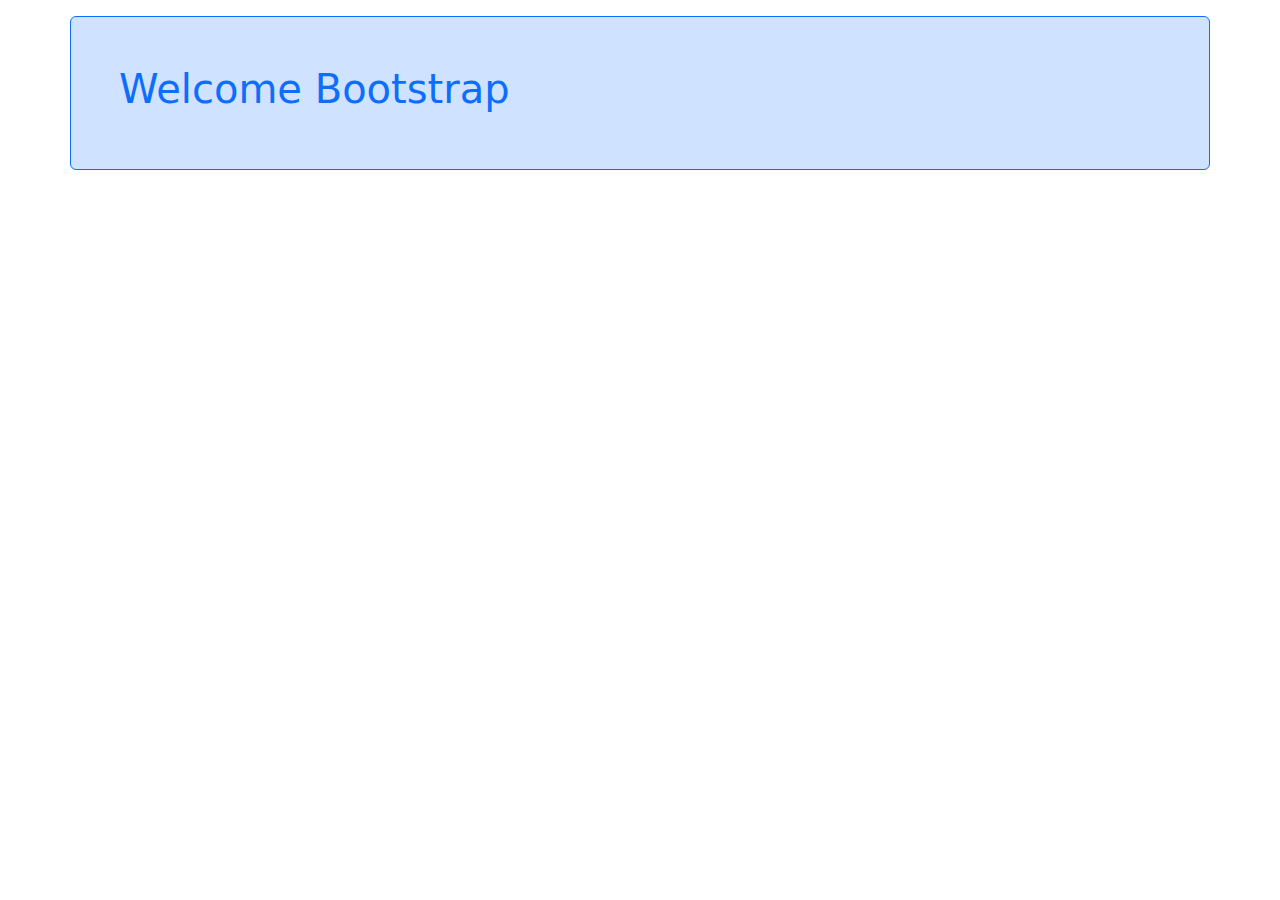
<file: bsfirst/index.html>
<!DOCTYPE html>
<html lang="en">
<head>
    <meta charset="UTF-8">
    <meta name="viewport" content="width=device-width, initial-scale=1.0">
    <title>Document</title>
    <!-- bootstrap cdn -->
    <link href="https://cdn.jsdelivr.net/npm/bootstrap@5.3.3/dist/css/bootstrap.min.css" rel="stylesheet" integrity="sha384-QWTKZyjpPEjISv5WaRU9OFeRpok6YctnYmDr5pNlyT2bRjXh0JMhjY6hW+ALEwIH" crossorigin="anonymous">
</head>
<body>
    <div class="container border border-primary mt-3 rounded bg-primary-subtle p-5 text-primary">
       <h1>Welcome Bootstrap</h1>
    </div>
</body>
</html>
</file>
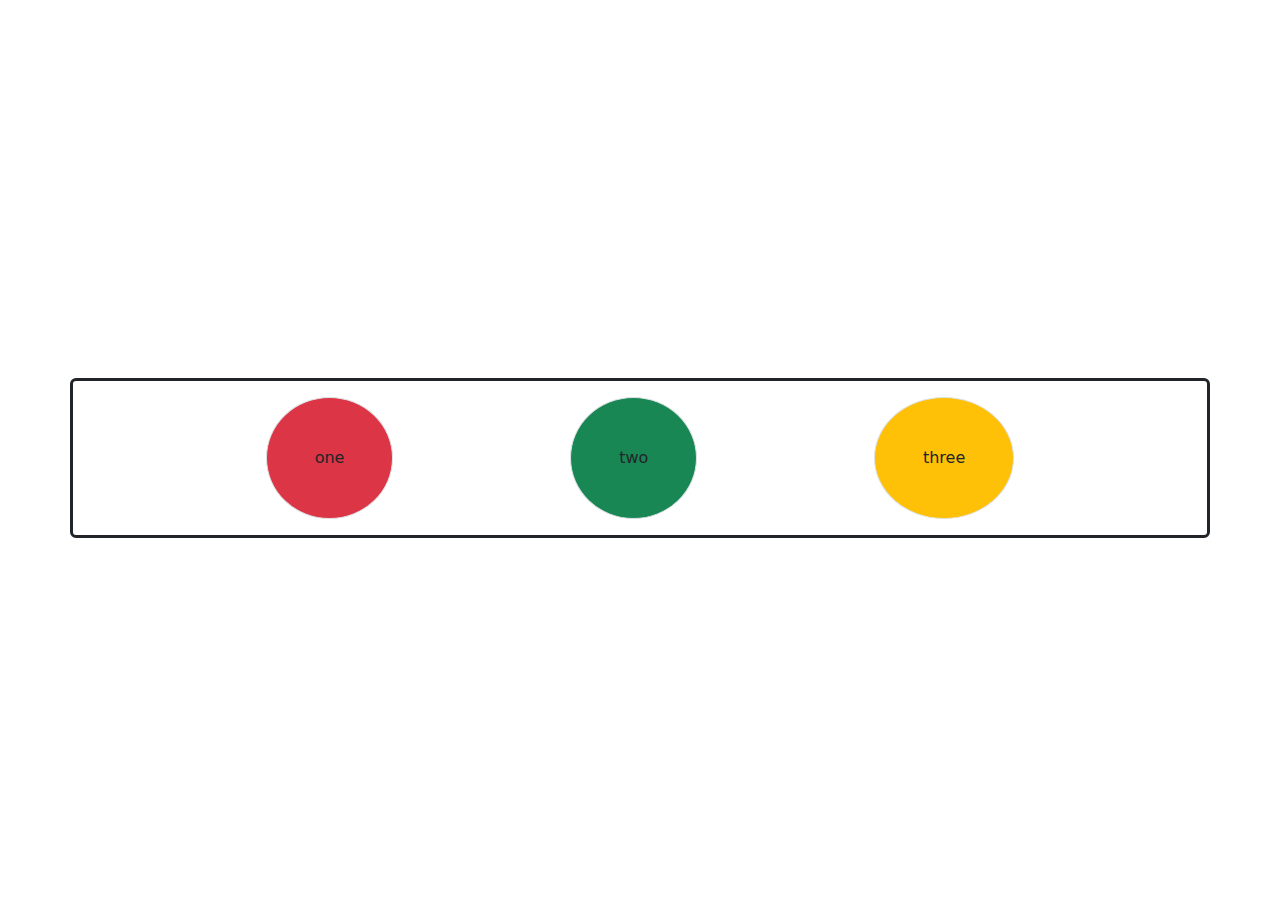
<file: shapeworks/index.html>
<!DOCTYPE html>
<html lang="en">
<head>
    <meta charset="UTF-8">
    <meta name="viewport" content="width=device-width, initial-scale=1.0">
    <title>Document</title>
    <!-- bootstrap cdn -->
    <link href="https://cdn.jsdelivr.net/npm/bootstrap@5.3.3/dist/css/bootstrap.min.css" rel="stylesheet" integrity="sha384-QWTKZyjpPEjISv5WaRU9OFeRpok6YctnYmDr5pNlyT2bRjXh0JMhjY6hW+ALEwIH" crossorigin="anonymous">
</head>
<body class="d-flex justify-content-center align-items-center" style="height: 100vh;width: 100vw;">
    <div class="container border border-3 border-dark mt-3 p-3 d-flex justify-content-evenly rounded">
        <div class="border rounded-circle bg-danger p-5">one</div>
        <div class="border rounded-circle bg-success p-5">two</div>
        <div class="border rounded-circle bg-warning p-5">three</div>
    </div>
</body>
</html>
</file>
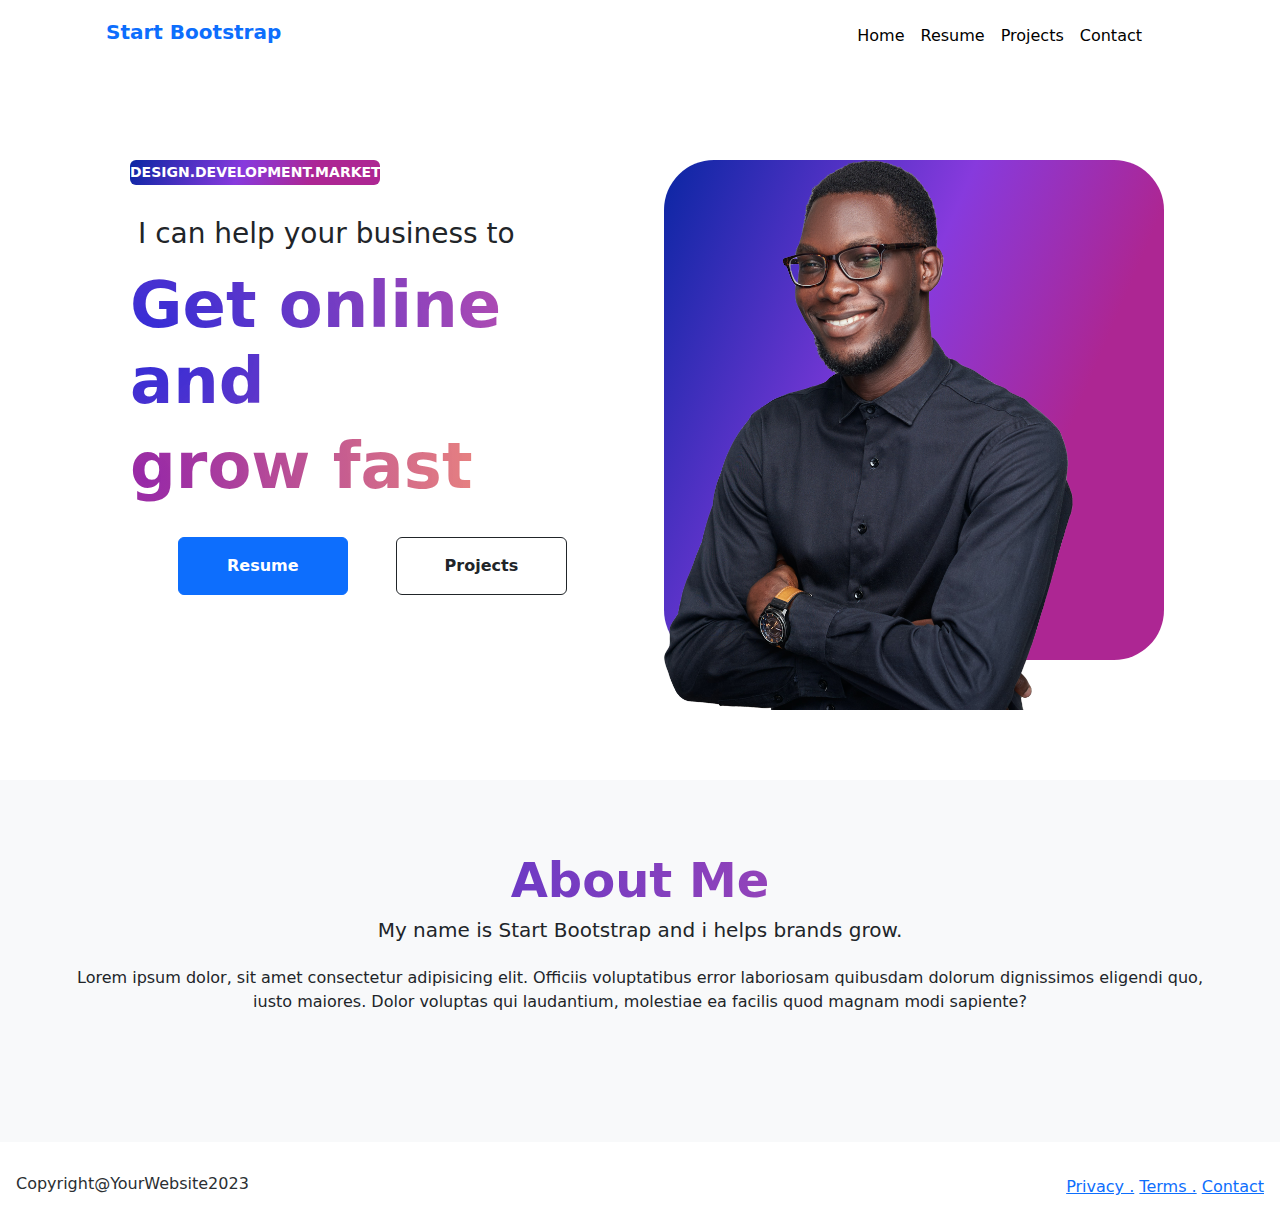
<file: BootstrapGrid/bsstart/index.html>
<!DOCTYPE html>
<html lang="en">
<head>
    <meta charset="UTF-8">
    <meta name="viewport" content="width=device-width, initial-scale=1.0">
    <title>Document</title>
    <link rel="stylesheet" href="./style.css">
    <!-- bootstrap cdn -->
    <link href="https://cdn.jsdelivr.net/npm/bootstrap@5.3.3/dist/css/bootstrap.min.css" rel="stylesheet" integrity="sha384-QWTKZyjpPEjISv5WaRU9OFeRpok6YctnYmDr5pNlyT2bRjXh0JMhjY6hW+ALEwIH" crossorigin="anonymous">
    <!-- font awesome cdn -->
    <link rel="stylesheet" href="https://cdnjs.cloudflare.com/ajax/libs/font-awesome/6.6.0/css/all.min.css" integrity="sha512-Kc323vGBEqzTmouAECnVceyQqyqdsSiqLQISBL29aUW4U/M7pSPA/gEUZQqv1cwx4OnYxTxve5UMg5GT6L4JJg==" crossorigin="anonymous" referrerpolicy="no-referrer" />
</head>
<style>
    .bg-small{
    background-color: #0a26a3;
    background-image: linear-gradient(113deg, #0a26a3 0%, #873add 44%, #ad2693 73%);
    }
   .text-gradient{
    background-image: radial-gradient( circle farthest-corner at 3.2% 49.6%,  rgba(19, 12, 209, 0.87) 0%, rgba(161,10,144,0.72) 83.6% );
    -webkit-background-clip: text;
    -webkit-text-fill-color: transparent;
    } 
    .text-gradient2{
    background-image: radial-gradient( circle farthest-corner at 3.2% 49.6%,  rgba(135, 8, 154, 0.87) 0%, rgba(243, 104, 69, 0.72) 83.6% );
    -webkit-background-clip: text;
    -webkit-text-fill-color: transparent;
    }
    .bg-gradient{
    background-image: linear-gradient(113deg, #0a26a3 0%, #873add 44%, #ad2693 73%) !important;
  }
</style>
<body>
    <!-- nav section start -->
    <nav class="navbar navbar-expand-lg bg-body-white py-2">
        <div class="container">
          <a class="navbar-brand ps-4 text-primary fw-bold" href="#">Start Bootstrap</a>
          <button class="navbar-toggler" type="button" data-bs-toggle="collapse" data-bs-target="#navbarNav" aria-controls="navbarNav" aria-expanded="false" aria-label="Toggle navigation">
            <span class="navbar-toggler-icon"></span>
          </button>
          <div class="collapse navbar-collapse" id="navbarNav">
            <ul class="navbar-nav ms-auto mt-2 mb-2 mb-lg-0 pe-5">
              <li class="nav-item">
                <a class="nav-link active" aria-current="page" href="#">Home</a>
              </li>
              <li class="nav-item">
                <a class="nav-link active" href="resume.html">Resume</a>
              </li>
              <li class="nav-item">
                <a class="nav-link active" href="project.html">Projects</a>
              </li>
              <li class="nav-item">
                <a class="nav-link active" href="contact.html">Contact</a>
              </li>
            </ul>
          </div>
        </div>
    </nav>
    <!-- nav section end -->

    <!-- main section start -->
     <section class="container ">
        <div class="row mt-lg-5 mt-md-4 mt-sm-2 p-5 gx-5">
            <div class="col-lg-6 col-12">
                <div style="height: 25px;width: 250px;" class="rounded bg-small text-white text-center">
                    <small><b>DESIGN.DEVELOPMENT.MARKETING</b></small>
                </div>
                <h3 class="fw-light mt-lg-4 mt-3 p-2">I can help your business to</h3>
                <h1 class="display-3 fw-bold text-gradient">Get online and</h1>
                <h1 class="display-3 fw-bold text-gradient2 pb-4">grow fast</h1>
                <div class="d-flex flex-wrap ms-lg-0 ms-5">
                    <a href="resume.html" class="btn btn-primary px-5 py-3 fw-bold ms-lg-5 ms-4 display-2">Resume</a>
                    <a href="project.html" class=" btn btn-outline-dark px-5 py-3 fw-bold ms-lg-5 ms-4 mt-lg-0 mt-3">Projects</a>
                </div>
            </div>
            <div class="col-lg-6 col-12 mt-lg-0 mt-5">
                <section class="box bg-gradient p-lg-0 p-4 mb-4">
                    <img src="./images/profile.png" alt="" class="image">
                </section>
            </div>
        </div>
     </section>
    <!-- main section end -->

    <!-- about section start -->
     <section>
    <div class="container-fluid bg-body-tertiary p-5 mt-5 text-center">
      <h4 class="mt-4  display-5 fw-bold text-gradient">About Me</h4>
      <h5 class="mt-2 fw-light">My name is Start Bootstrap and i helps brands grow.</h5>
      <p class=" p-3 mx-auto" >Lorem ipsum dolor, sit amet consectetur adipisicing elit. Officiis voluptatibus error 
          laboriosam quibusdam dolorum dignissimos eligendi quo, iusto maiores. Dolor voluptas qui laudantium,
           molestiae ea facilis quod magnam modi sapiente?</p>
        <div class=" display-6 mx-auto mb-lg-0 mb-5">
            <i class="fa-brands fa-twitter p-2 ms-4 text-gradient"></i>
            <i class="fa-brands fa-linkedin p-2 text-gradient"></i>
            <i class="fa-brands fa-github p-2 text-gradient"></i>
        </div>
     </div>
    </section>
     <!-- about section end -->

     <footer class="bg-white p-lg-3 p-2 mt-lg-3 mt-md-2 mt-1">
      <div class="d-flex align-items-center justify-content-between">
        <div>
          <h6 class="text-secondary-emphasis text-left fw-normal footerfont" >Copyright@YourWebsite2023</h6>
        </div>
        <div class="footerfont mb-lg-0 mb-2 mx-lg-0 mx-sm-3">
         <a href="#">Privacy .</a>
         <a href="#">Terms .</a>
         <a href="#">Contact</a>
        </div>
      </div>
    </footer>
</body>
</html>
</file>
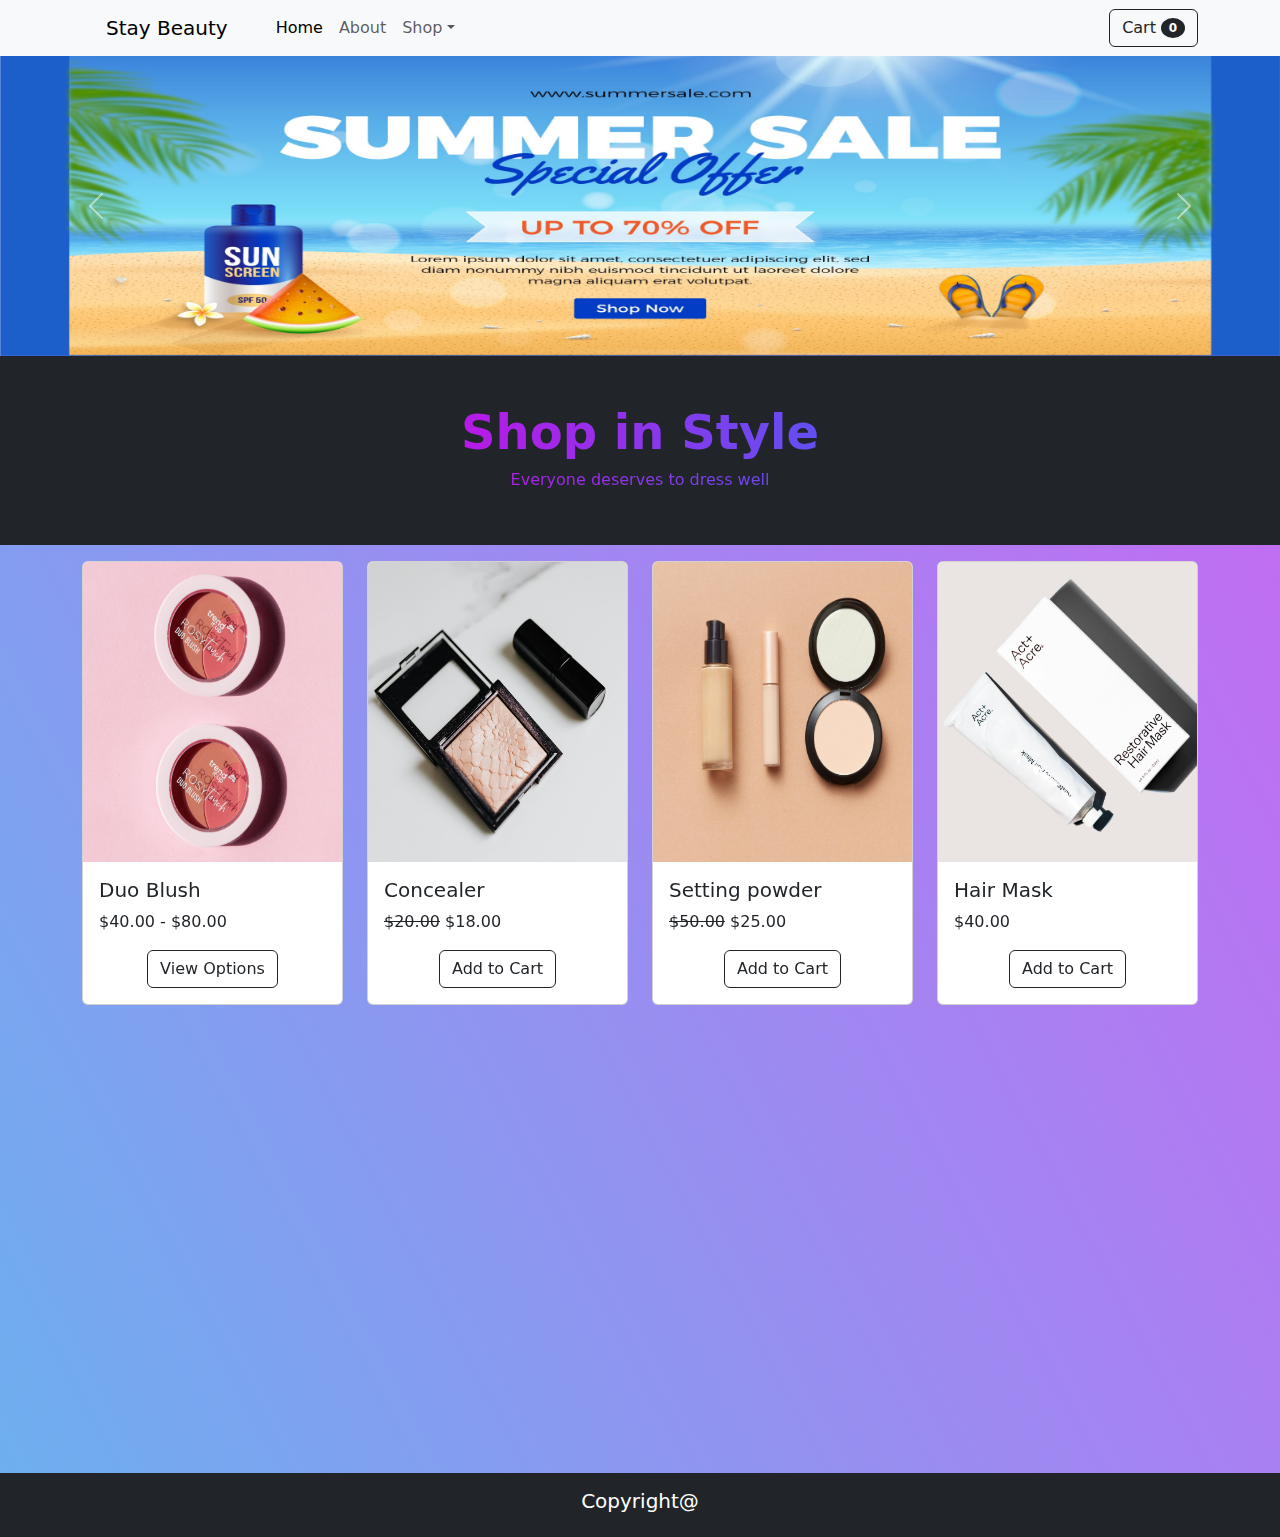
<file: BootstrapGrid/Shopstyle/index.html>
<!DOCTYPE html>
<html lang="en">
<head>
  <meta charset="UTF-8">
  <meta name="viewport" content="width=device-width, initial-scale=1.0">
  <title>Document</title>
  <!-- bootstrap cdn -->
  <link href="https://cdn.jsdelivr.net/npm/bootstrap@5.3.3/dist/css/bootstrap.min.css" rel="stylesheet" integrity="sha384-QWTKZyjpPEjISv5WaRU9OFeRpok6YctnYmDr5pNlyT2bRjXh0JMhjY6hW+ALEwIH" crossorigin="anonymous">
  <!-- js cdn -->
  <script src="https://cdn.jsdelivr.net/npm/bootstrap@5.3.3/dist/js/bootstrap.bundle.min.js" integrity="sha384-YvpcrYf0tY3lHB60NNkmXc5s9fDVZLESaAA55NDzOxhy9GkcIdslK1eN7N6jIeHz" crossorigin="anonymous"></script>
  <!-- font awesome cdn -->
  <link rel="stylesheet" href="https://cdnjs.cloudflare.com/ajax/libs/font-awesome/6.6.0/css/all.min.css" integrity="sha512-Kc323vGBEqzTmouAECnVceyQqyqdsSiqLQISBL29aUW4U/M7pSPA/gEUZQqv1cwx4OnYxTxve5UMg5GT6L4JJg==" crossorigin="anonymous" referrerpolicy="no-referrer" />
   <!-- aos cdn -->
   <link href="https://unpkg.com/aos@2.3.1/dist/aos.css" rel="stylesheet">
</head>
<style>
  body{
    background-color: #6cb0ef;
    background-image: linear-gradient(62deg, #6cb0ef 0%, #ce63f3 100%);
    height: 100%;
  }
  .text-gradient{
    background: linear-gradient(90deg, rgba(168,68,232,0.7960434173669468) 0%, rgba(210,13,235,0.9613095238095238) 28%, rgba(0,142,255,1) 100%);
    -webkit-background-clip: text;
    -webkit-text-fill-color: transparent;
  }
  .carousel-item>img {
    height: 300px;
  }
  .card>img{
    width: 100%;
    height: 300px;
  }
</style>
<body>
  <!-- nav section start -->
  <nav class="navbar navbar-expand-lg bg-body-tertiary py-2">
    <div class="container ">
      <a class="navbar-brand ps-4" href="#">Stay Beauty</a>
      <!-- property attribute dataproperty(js) -->
      <button class="navbar-toggler" type="button" data-bs-toggle="collapse" data-bs-target="#navbarSupportedContent"
        aria-controls="navbarSupportedContent" aria-expanded="false" aria-label="Toggle navigation">
        <span class="navbar-toggler-icon"></span>
      </button>
      <div class="collapse navbar-collapse ps-4" id="navbarSupportedContent">
        <ul class="navbar-nav me-auto mb-2 mb-lg-0">
          <li class="nav-item">
            <a class="nav-link active" aria-current="page" href="#">Home</a>
          </li>
          <li class="nav-item">
            <a class="nav-link" href="./about.html">About</a>
          </li>
          <li class="nav-item dropdown">
            <a class="nav-link dropdown-toggle" href="#" role="button" data-bs-toggle="dropdown"
              aria-expanded="false">Shop</a>
            <ul class="dropdown-menu">
              <li><a class="dropdown-item" href="#">All Products</a></li>
              <!-- hr-horizontal rule -->
              <li>
                <hr class="dropdown-divider">
              </li>
              <li><a class="dropdown-item" href="#">Popular Items</a></li>
              <li><a class="dropdown-item" href="#">New Arrivals</a></li>
            </ul>
          </li>
        </ul>
        <form class="d-flex ">
          <button class="btn btn-outline-dark" type="submit">
            <i class="fa-solid fa-cart-shopping"></i>
            Cart
            <span class="badge text-bg-dark rounded-circle">0</span></button>
        </form>
      </div>
    </div>
  </nav>
  <!-- nav section end -->

  <!-- carousel section start-->
  <div id="carouselExampleAutoplaying" class="carousel slide" data-bs-ride="carousel">
    <div class="carousel-inner">
      <div class="carousel-item active">
        <img src="./images/7408483.jpg" class="d-block w-100" alt="...">
      </div>
      <div class="carousel-item">
        <img src="./images/360_F_465465254_1pN9MGrA831idD6zIBL7q8rnZZpUCQTy.jpg" class="d-block w-100" alt="...">
      </div>
      <div class="carousel-item">
        <img src="./images/ecommerce_website_banner_template_shoppers_sketch_6920121.jpg" class="d-block w-100"
          alt="...">
      </div>
    </div>
    <button class="carousel-control-prev" type="button" data-bs-target="#carouselExampleAutoplaying"
      data-bs-slide="prev">
      <span class="carousel-control-prev-icon" aria-hidden="true"></span>
      <span class="visually-hidden">Previous</span>
    </button>
    <button class="carousel-control-next" type="button" data-bs-target="#carouselExampleAutoplaying"
      data-bs-slide="next">
      <span class="carousel-control-next-icon" aria-hidden="true"></span>
      <span class="visually-hidden">Next</span>
    </button>
  </div>
  <!-- carousel section end -->

  <!-- banner section -->
   <div class="container-fluid bg-dark p-5">
    <h6 class="text-white text-center display-5 fw-bold text-gradient">Shop in Style</h6>
    <h6 class="text-white-50 text-center text-gradient">Everyone deserves to dress well</h6>
   </div>
   <!-- banner section end -->

  <!-- product list section -->
  <div class="container mt-3">
    <div class="row">
      <div class="col-lg-3 col-md-4 col-12 mt-lg-0 mt-md-2 mt-2" data-aos="zoom-in" data-aos-duration="2000">
        <div class="card" style="width: 100%;">
          <img src="./images/pexels-violetaneamtu-15898462.jpg" class="card-img-top" alt="...">
          <div class="card-body">
            <h5 class="card-title">Duo Blush</h5>
            <p class="card-text">$40.00 - $80.00</p>
            <div class="text-center">
              <a href="#" class="btn btn-outline-dark">View Options</a>
            </div>
          </div>
        </div>
      </div>
      <div class="col-lg-3 col-md-4 col-12 mt-lg-0 mt-md-2 mt-2" data-aos="zoom-in" data-aos-duration="2000">
        <div class="card" style="width: 100%;">
          <img src="./images/pexels-karolina-grabowska-4938507.jpg" class="card-img-top" alt="...">
          <div class="card-body">
            <h5 class="card-title">Concealer</h5>
            <p class="card-text"><s>$20.00</s> $18.00</p>
            <div class="text-center">
              <a href="#" class="btn btn-outline-dark">Add to Cart</a>
            </div>
          </div>
        </div>
      </div>
      <div class="col-lg-3 col-md-4 col-12 mt-lg-0 mt-md-2 mt-2" data-aos="zoom-in" data-aos-duration="2000">
        <div class="card" style="width: 100%;">
          <img src="./images/pexels-ds-stories-7256102.jpg" class="card-img-top" alt="...">
          <div class="card-body">
            <h5 class="card-title">Setting powder</h5>
            <p class="card-text"><s>$50.00</s> $25.00</p>
            <div class="text-center">
              <a href="#" class="btn btn-outline-dark">Add to Cart</a>
            </div>
          </div>
        </div>
      </div>
      <div class="col-lg-3 col-md-4 col-12 mt-lg-0 mt-md-2 mt-2" data-aos="zoom-in" data-aos-duration="2000">
        <div class="card" style="width: 100%;">
          <img src="./images/glenna-haug-DuNXXPScbJM-unsplash.jpg" class="card-img-top" alt="...">
          <div class="card-body">
            <h5 class="card-title">Hair Mask</h5>
            <p class="card-text">$40.00</p>
            <div class="text-center">
              <a href="#" class="btn btn-outline-dark">Add to Cart</a>
            </div>
          </div>
        </div>
      </div>
      <div class="col-lg-3 col-md-4 col-12 mt-lg-2 mt-md-2 mt-2" data-aos="zoom-in" data-aos-duration="2000">
        <div class="card" style="width: 100%;">
          <img src="./images/karly-jones-jaV6cvSEqao-unsplash.jpg" class="card-img-top" alt="...">
          <div class="card-body">
            <h5 class="card-title">Lipstick</h5>
            <p class="card-text">$40.00</p>
            <div class="text-center">
              <a href="#" class="btn btn-outline-dark">View Options</a>
            </div>
          </div>
        </div>
      </div>
      <div class="col-lg-3 col-md-4 col-12 mt-lg-2 mt-md-2 mt-2" data-aos="zoom-in" data-aos-duration="2000">
        <div class="card" style="width: 100%;">
          <img src="./images/isaac-wolff-vbt81PHaOh0-unsplash.jpg" class="card-img-top" alt="...">
          <div class="card-body">
            <h5 class="card-title">Day Cream</h5>
            <p class="card-text"><s>$30.00</s> $20.00</p>
            <div class="text-center">
              <a href="#" class="btn btn-outline-dark">Add to Cart</a>
            </div>
          </div>
        </div>
      </div>
      <div class="col-lg-3 col-md-4 col-12 mt-lg-2 mt-md-2 mt-2" data-aos="zoom-in" data-aos-duration="2000">
        <div class="card" style="width: 100%;">
          <img src="./images/lilli-p-4B7CajNDgSo-unsplash.jpg" class="card-img-top" alt="...">
          <div class="card-body">
            <h5 class="card-title">Lip Color</h5>
            <p class="card-text"><s>$80.00</s> $45.00</p>
            <div class="text-center">
              <a href="#" class="btn btn-outline-dark">Add to Cart</a>
            </div>
          </div>
        </div>
      </div>
      <div class="col-lg-3 col-md-4 col-12 mt-lg-2 mt-md-2 mt-2" data-aos="zoom-in" data-aos-duration="2000">
        <div class="card" style="width: 100%;">
          <img src="./images/jessica-weiller-So4eFi-d1nc-unsplash.jpg" class="card-img-top" alt="...">
          <div class="card-body">
            <h5 class="card-title">Perfume</h5>
            <p class="card-text">$50.00</p>
            <div class="text-center">
              <a href="#" class="btn btn-outline-dark">Add to Cart</a>
            </div>
          </div>
        </div>
      </div>
    </div>
  </div>
  <!-- productlist end section-->

  <!-- footer section start-->
  <footer class="bg-dark p-3 mt-3">
    <h5 class="text-white text-center">Copyright@</h5>
  </footer>
  <!-- footer section end -->
</body>
<script src="https://unpkg.com/aos@2.3.1/dist/aos.js"></script>
<script>
  AOS.init();
</script>
</html>
</file>
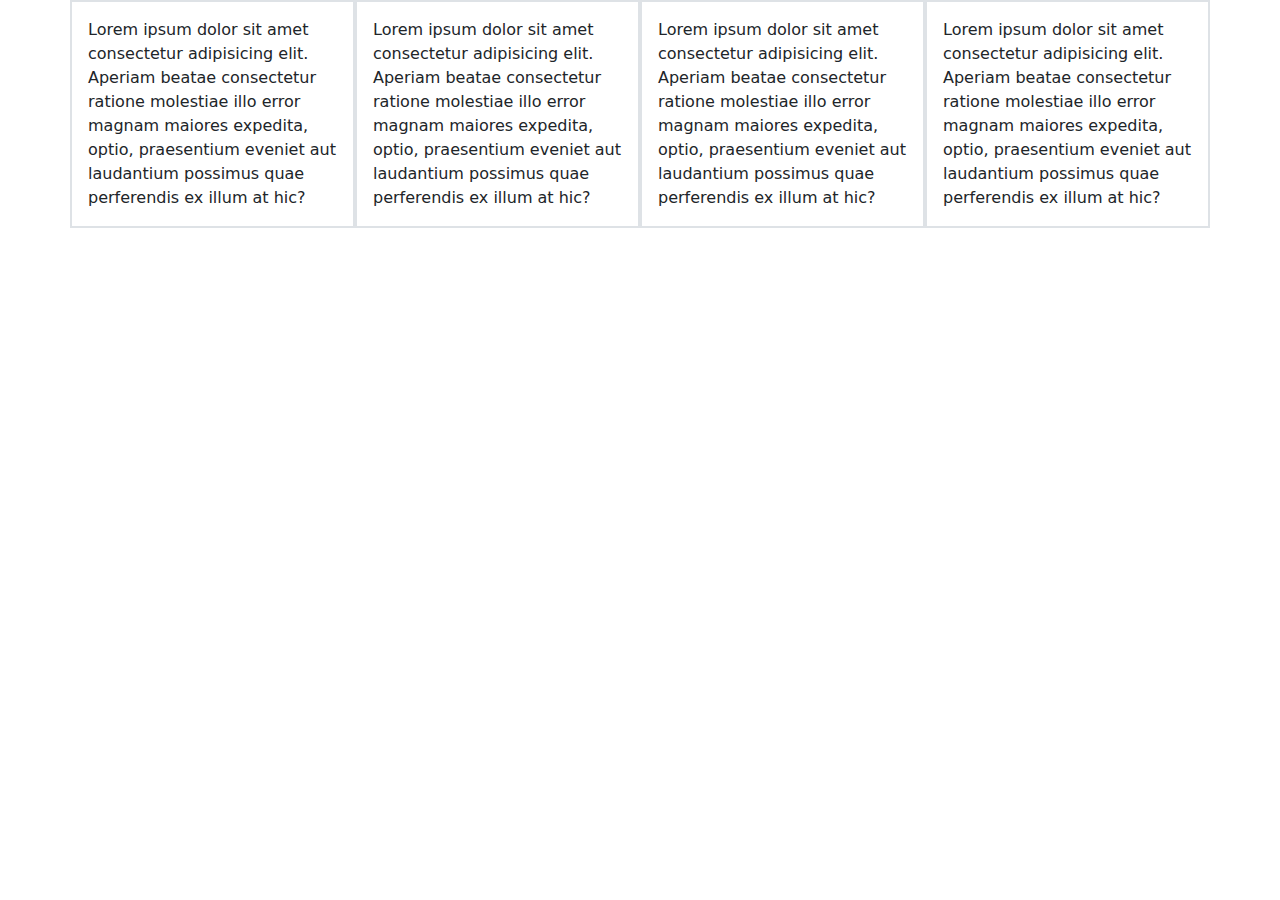
<file: responsive.html>
<!DOCTYPE html>
<html lang="en">
<head>
    <meta charset="UTF-8">
    <meta name="viewport" content="width=device-width, initial-scale=1.0">
    <title>Document</title>
     <!-- bootstrap cdn -->
    <link href="https://cdn.jsdelivr.net/npm/bootstrap@5.3.3/dist/css/bootstrap.min.css" rel="stylesheet"integrity="sha384-QWTKZyjpPEjISv5WaRU9OFeRpok6YctnYmDr5pNlyT2bRjXh0JMhjY6hW+ALEwIH" crossorigin="anonymous">
</head>
<body>
    <div class="container">
        <div class="row">
            <div class="col-lg-3 col-md-4 col-6 border border-2 p-3 mt-lg-0 mt-md-2 mt-2">
               Lorem ipsum dolor sit amet consectetur adipisicing elit. Aperiam beatae consectetur ratione molestiae illo error magnam maiores expedita, optio, praesentium eveniet aut laudantium possimus quae perferendis ex illum at hic?
            </div>
            <div class="col-lg-3 col-md-4 col-6 border border-2 p-3 mt-lg-0 mt-md-2 mt-2">
               Lorem ipsum dolor sit amet consectetur adipisicing elit. Aperiam beatae consectetur ratione molestiae illo error magnam maiores expedita, optio, praesentium eveniet aut laudantium possimus quae perferendis ex illum at hic?
            </div>
            <div class="col-lg-3 col-md-4 col-6 border border-2 p-3 mt-lg-0 mt-md-2 mt-2">
               Lorem ipsum dolor sit amet consectetur adipisicing elit. Aperiam beatae consectetur ratione molestiae illo error magnam maiores expedita, optio, praesentium eveniet aut laudantium possimus quae perferendis ex illum at hic?
            </div>
            <div class="col-lg-3 col-md-4 col-6 border border-2 p-3 mt-lg-0 mt-md-2 mt-2">
               Lorem ipsum dolor sit amet consectetur adipisicing elit. Aperiam beatae consectetur ratione molestiae illo error magnam maiores expedita, optio, praesentium eveniet aut laudantium possimus quae perferendis ex illum at hic?
            </div>
        </div>
    </div>
</body>
</html>
</file>
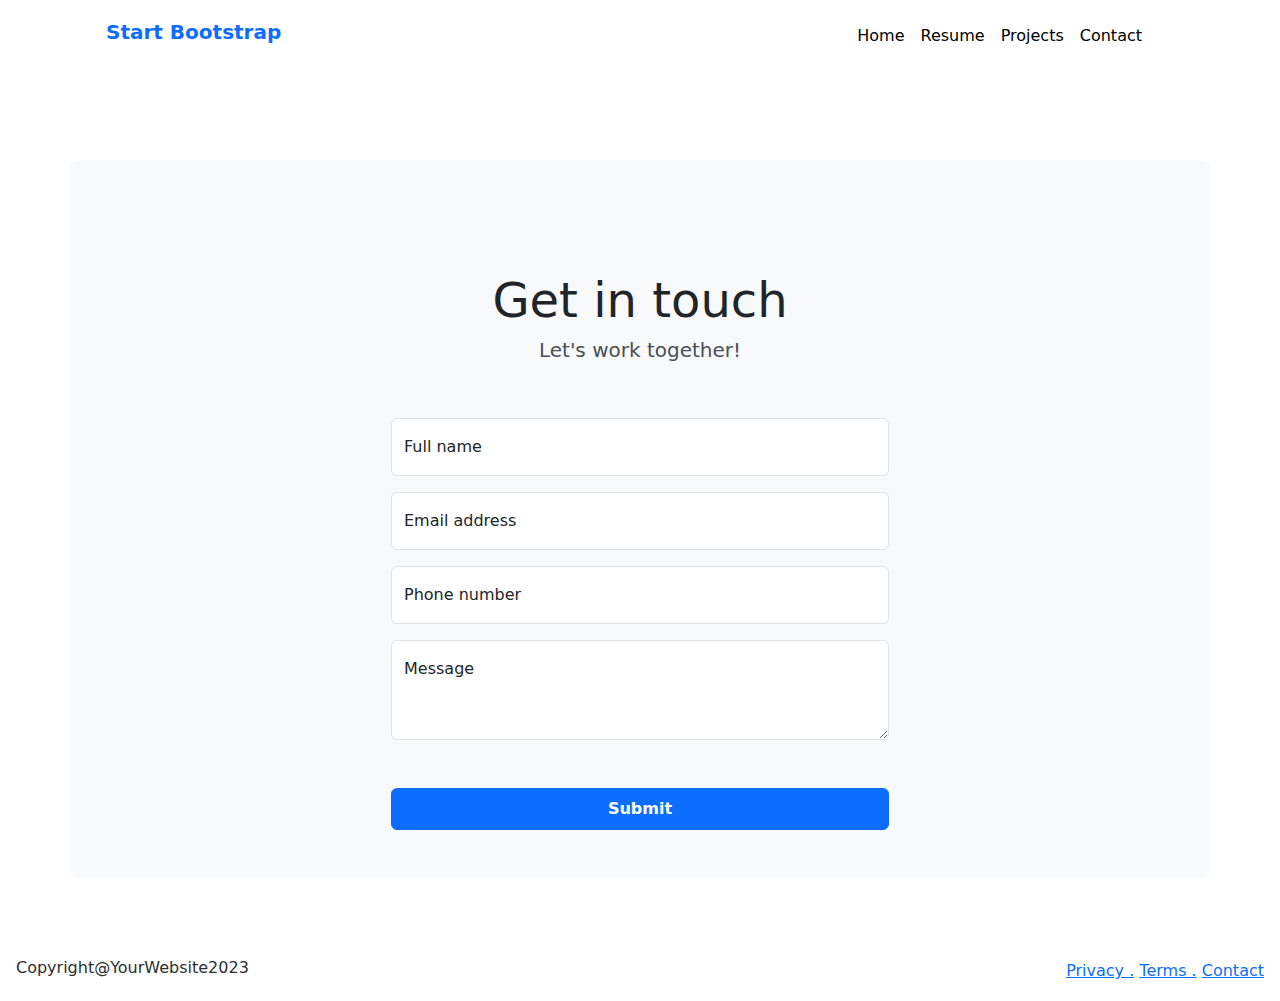
<file: BootstrapGrid/bsstart/contact.html>
<!DOCTYPE html>
<html lang="en">
<head>
    <meta charset="UTF-8">
    <meta name="viewport" content="width=device-width, initial-scale=1.0">
    <title>Document</title>
    <link rel="stylesheet" href="style.css">
    <!-- bootstrap cdn -->
    <link href="https://cdn.jsdelivr.net/npm/bootstrap@5.3.3/dist/css/bootstrap.min.css" rel="stylesheet" integrity="sha384-QWTKZyjpPEjISv5WaRU9OFeRpok6YctnYmDr5pNlyT2bRjXh0JMhjY6hW+ALEwIH" crossorigin="anonymous">
    <!-- font awesome cdn -->
    <link rel="stylesheet" href="https://cdnjs.cloudflare.com/ajax/libs/font-awesome/6.6.0/css/all.min.css" integrity="sha512-Kc323vGBEqzTmouAECnVceyQqyqdsSiqLQISBL29aUW4U/M7pSPA/gEUZQqv1cwx4OnYxTxve5UMg5GT6L4JJg==" crossorigin="anonymous" referrerpolicy="no-referrer" />    
</head>
<body>
    <div class="d-flex flex-column">
        <nav class="navbar navbar-expand-lg bg-body-white py-2">
            <div class="container">
              <a class="navbar-brand ps-4 text-primary fw-bold" href="#">Start Bootstrap</a>
              <button class="navbar-toggler" type="button" data-bs-toggle="collapse" data-bs-target="#navbarNav" aria-controls="navbarNav" aria-expanded="false" aria-label="Toggle navigation">
                <span class="navbar-toggler-icon"></span>
              </button>
              <div class="collapse navbar-collapse" id="navbarNav">
                <ul class="navbar-nav ms-auto mt-2 mb-2 mb-lg-0 pe-5">
                  <li class="nav-item">
                    <a class="nav-link active" aria-current="page" href="index.html">Home</a>
                  </li>
                  <li class="nav-item">
                    <a class="nav-link active" href="resume.html">Resume</a>
                  </li>
                  <li class="nav-item">
                    <a class="nav-link active" href="project.html">Projects</a>
                  </li>
                  <li class="nav-item">
                    <a class="nav-link active" href="contact.html">Contact</a>
                  </li>
                </ul>
              </div>
            </div>
       </nav>
       <section class="py-5">
       <div class="container bg-body-tertiary rounded-3 px-4 px-md-5 mt-5 py-5" style="height: 100%;">
          <div class="d-flex flex-column align-items-center p-5">
              <h1 class="mt-3 fw-medium display-5">Get in touch</h1>
              <h5 class="text-dark-emphasis">Let's work together!</h5>
          </div>
          <div class="row gx-5 justify-content-center">
            <div class="col-lg-8 col-xl-6">
          <form action="">
          <div class="form-floating mb-3">
            <input type="text" name="" id="" placeholder="Full name" class="form-control" required>
            <label for="">Full name</label>
          </div>
          <div class="form-floating mb-3">
            <input type="email" name="" id="" placeholder="Email address" class="form-control" required>
            <label for="">Email address</label>
          </div>
          <div class="form-floating mb-3">
            <input type="number" name="" id="" placeholder="Phone number" class="form-control" required>
            <label for="">Phone number</label>
          </div>
          <div class="form-floating mb-3">
             <textarea style="height: 100px;" placeholder="Message" class="form-control"></textarea>
             <label for="">Message</label>
          </div>
          <div class="d-grid mt-5">
            <button type="submit" value="Submit" class="btn btn-primary p-2 fw-bold">Submit</button>
          </div>
        </form>
    </div>
    </div>
       </div>
    </section>
    </div>
    <footer class="bg-white p-lg-3 p-2 mt-lg-3 mt-md-2 mt-1">
        <div class="d-flex align-items-center justify-content-between">
          <div>
            <h6 class="text-secondary-emphasis text-left fw-normal footerfont">Copyright@YourWebsite2023</h6>
          </div>
          <div class="footerfont mb-lg-0 mb-2 mx-lg-0 mx-sm-3">
           <a href="#">Privacy .</a>
           <a href="#">Terms .</a>
           <a href="#">Contact</a>
          </div>
        </div>
      </footer>
</body>
</html>
</file>
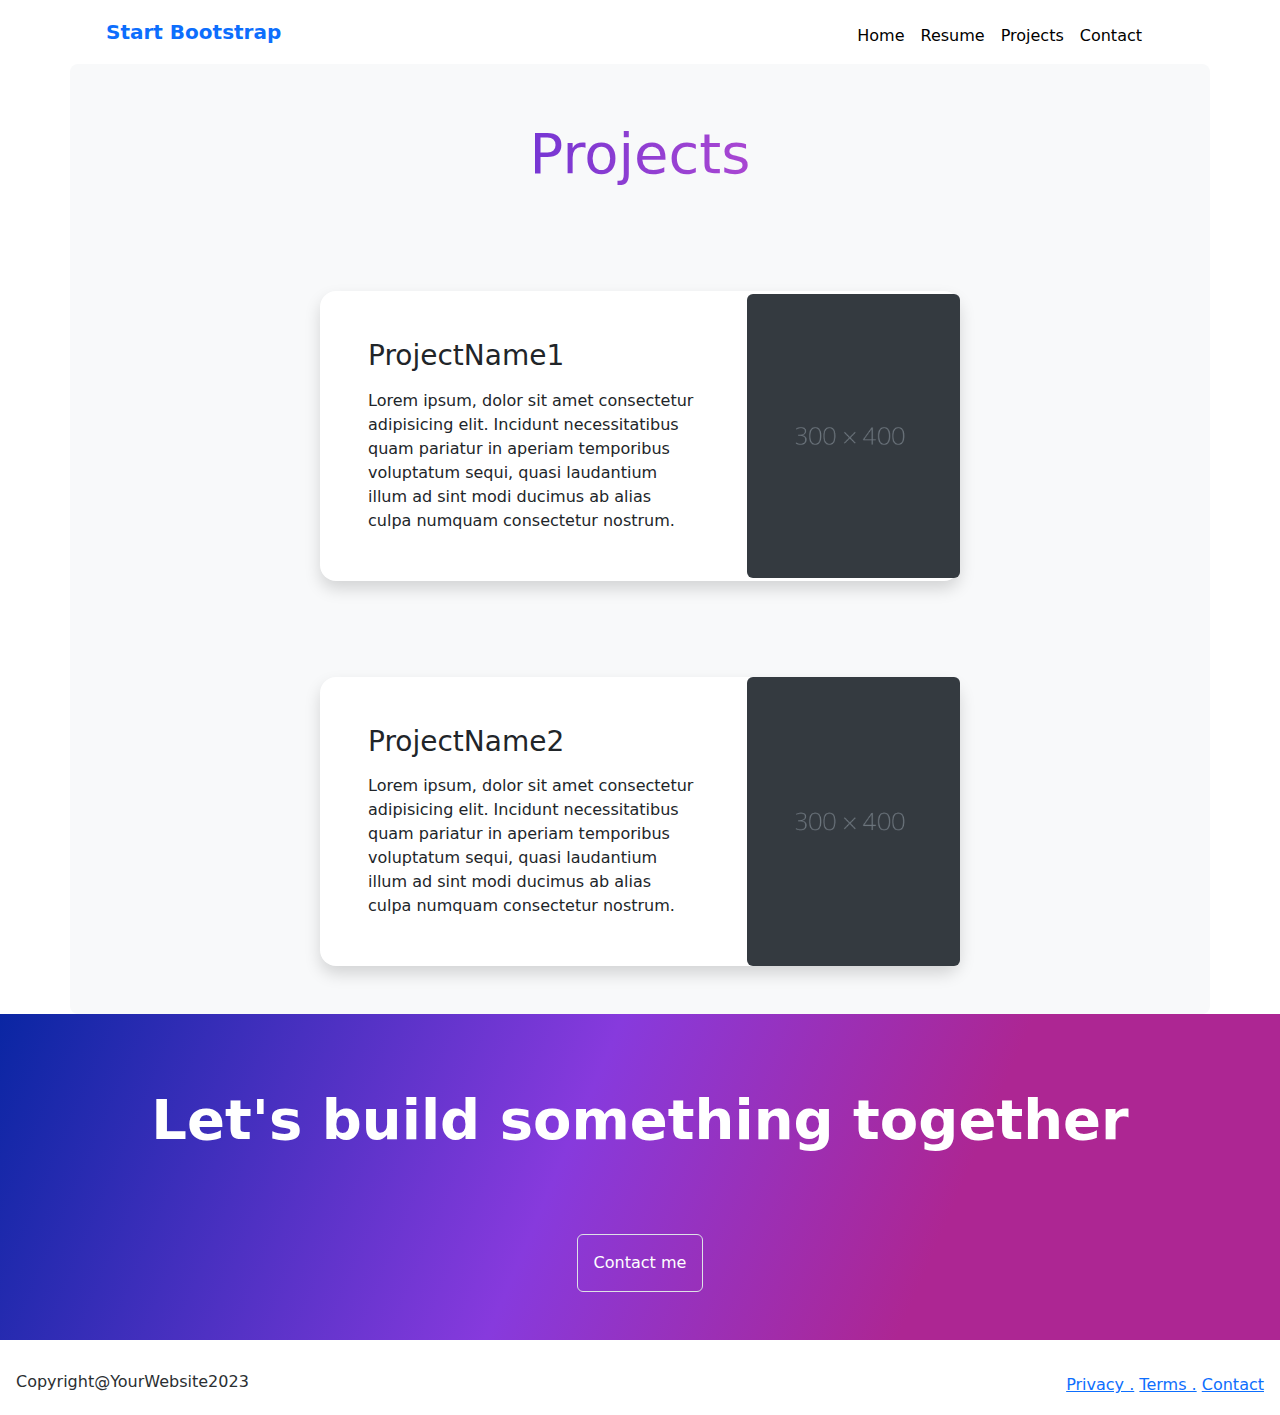
<file: BootstrapGrid/bsstart/project.html>
<!DOCTYPE html>
<html lang="en">
<head>
    <meta charset="UTF-8">
    <meta name="viewport" content="width=device-width, initial-scale=1.0">
    <title>Document</title>
    <link rel="stylesheet" href="style.css">
    <!-- bootstrap cdn -->
    <link href="https://cdn.jsdelivr.net/npm/bootstrap@5.3.3/dist/css/bootstrap.min.css" rel="stylesheet" integrity="sha384-QWTKZyjpPEjISv5WaRU9OFeRpok6YctnYmDr5pNlyT2bRjXh0JMhjY6hW+ALEwIH" crossorigin="anonymous">
    <!-- font awesome cdn -->
    <link rel="stylesheet" href="https://cdnjs.cloudflare.com/ajax/libs/font-awesome/6.6.0/css/all.min.css" integrity="sha512-Kc323vGBEqzTmouAECnVceyQqyqdsSiqLQISBL29aUW4U/M7pSPA/gEUZQqv1cwx4OnYxTxve5UMg5GT6L4JJg==" crossorigin="anonymous" referrerpolicy="no-referrer" />  
</head>
<style>
    .text-gradient{
    background-image: radial-gradient( circle farthest-corner at 3.2% 49.6%,  rgba(18, 12, 209, 0.941) 0%, rgba(216, 27, 194, 0.72) 83.6% );
    -webkit-background-clip: text;
    -webkit-text-fill-color: transparent;
    } 
    .bg-small{
    background-color: #0a26a3;
    background-image: linear-gradient(113deg, #0a26a3 0%, #873add 44%, #ad2693 73%);
    }
</style>
<body>
    <div class="d-flex flex-column">
   <!-- nav section start -->
   <nav class="navbar navbar-expand-lg bg-body-white py-2">
        <div class="container">
          <a class="navbar-brand ps-4 text-primary fw-bold" href="#">Start Bootstrap</a>
          <button class="navbar-toggler" type="button" data-bs-toggle="collapse" data-bs-target="#navbarNav" aria-controls="navbarNav" aria-expanded="false" aria-label="Toggle navigation">
            <span class="navbar-toggler-icon"></span>
          </button>
          <div class="collapse navbar-collapse" id="navbarNav">
            <ul class="navbar-nav ms-auto mt-2 mb-2 mb-lg-0 pe-5">
              <li class="nav-item">
                <a class="nav-link active" aria-current="page" href="index.html">Home</a>
              </li>
              <li class="nav-item">
                <a class="nav-link active" href="resume.html">Resume</a>
              </li>
              <li class="nav-item">
                <a class="nav-link active" href="project.html">Projects</a>
              </li>
              <li class="nav-item">
                <a class="nav-link active" href="contact.html">Contact</a>
              </li>
            </ul>
          </div>
        </div>
   </nav>
   <!-- nav section end -->
    <div class="container bg-body-tertiary rounded-3 px-5" style="height: 100%;">
      <div class="text-center mt-5">
        <h1 class="text-gradient fw-medium mb-5 p-2 display-4">Projects</h1>
      </div>
      <div class="d-flex flex-column align-items-center">
        <div class="card shadow border-0 rounded-4 mb-5 mt-5" style="max-width: 640px;">
          <div class="row g-0 align-items-center">
            <div class="col-md-8">
              <div class="card-body p-5">
                <h3 class="card-title">ProjectName1</h3>
                <p class="card-text mt-3">Lorem ipsum, dolor sit amet consectetur adipisicing elit. Incidunt necessitatibus quam pariatur in aperiam temporibus voluptatum sequi, quasi laudantium illum ad sint modi ducimus ab alias culpa numquam consectetur nostrum.</p>
              </div>
            </div>
            <div class="col-md-4">
              <img src="./images/6c757d.png"  class="img-fluid rounded" style="height: 100%;">
            </div>
          </div>
        </div>
        <div class="card shadow border-0 rounded-4 mb-5 mt-5" style="max-width: 640px;">
            <div class="row g-0 ">
              <div class="col-md-8">
                <div class="card-body p-5">
                  <h3 class="card-title">ProjectName2</h3>
                  <p class="card-text mt-3">Lorem ipsum, dolor sit amet consectetur adipisicing elit. Incidunt necessitatibus quam pariatur in aperiam temporibus voluptatum sequi, quasi laudantium illum ad sint modi ducimus ab alias culpa numquam consectetur nostrum.</p>
                </div>
              </div>
              <div class="col-md-4">
                <img src="./images/6c757d.png"  class="img-fluid rounded" style="height: 100%;">
              </div>
            </div>
          </div>
      </div>
    </div>
    <!-- banner section -->
   <div class="container-fluid bg-small p-5 text-center">
    <h6 class="text-white text-center display-4 fw-bold p-4">Let's build something together</h6>
    <a href="contact.html" class=" mt-5 p-3 btn bg-transparent border border-1 text-white">Contact me</a>
   </div>
   <!-- banner section end -->
  </div>
  <footer class="bg-white p-lg-3 p-2 mt-lg-3 mt-md-2 mt-1">
    <div class="d-flex align-items-center justify-content-between">
      <div>
        <h6 class="text-secondary-emphasis text-left fw-normal footerfont">Copyright@YourWebsite2023</h6>
      </div>
      <div class="footerfont mb-lg-0 mb-2 mx-lg-0 mx-sm-3">
       <a href="#">Privacy .</a>
       <a href="#">Terms .</a>
       <a href="#">Contact</a>
      </div>
    </div>
  </footer>
</body>
</html>
</file>
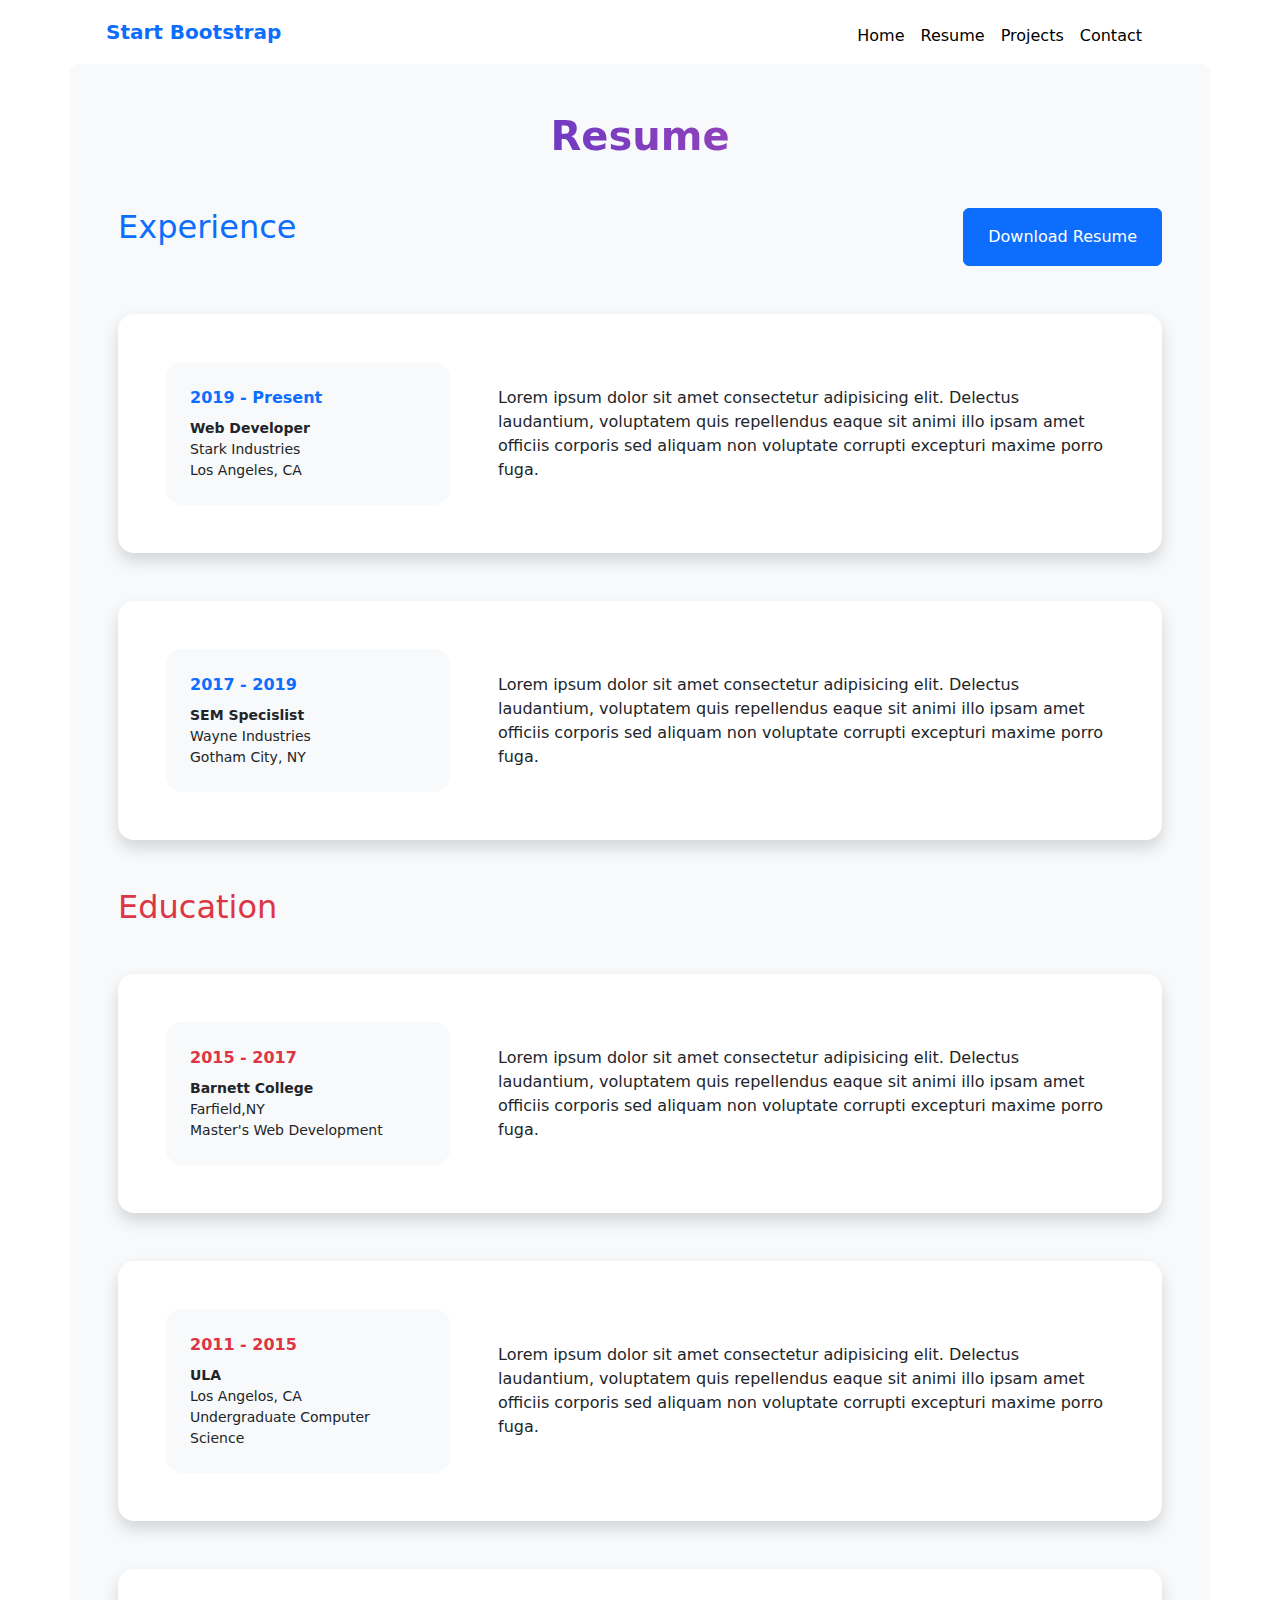
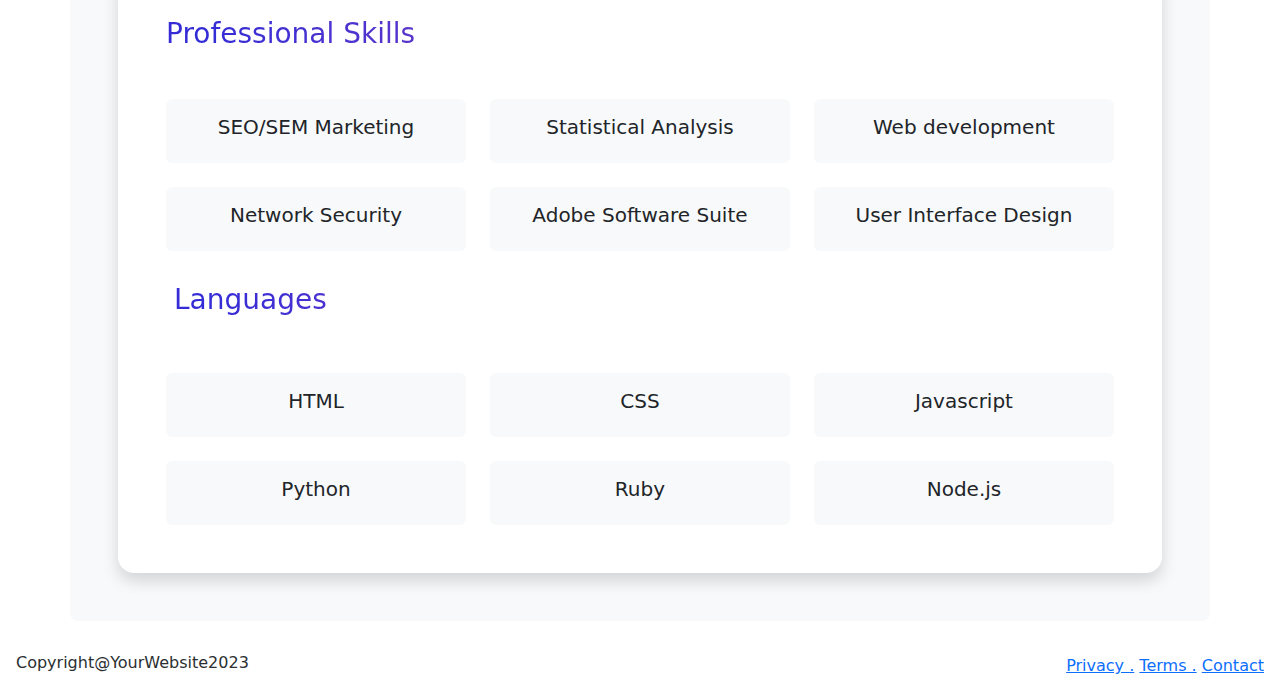
<file: BootstrapGrid/bsstart/resume.html>
<!DOCTYPE html>
<html lang="en">
<head>
    <meta charset="UTF-8">
    <meta name="viewport" content="width=device-width, initial-scale=1.0">
    <title>Document</title>
    <link rel="stylesheet" href="./style.css">
    <!-- bootstrap cdn -->
    <link href="https://cdn.jsdelivr.net/npm/bootstrap@5.3.3/dist/css/bootstrap.min.css" rel="stylesheet" integrity="sha384-QWTKZyjpPEjISv5WaRU9OFeRpok6YctnYmDr5pNlyT2bRjXh0JMhjY6hW+ALEwIH" crossorigin="anonymous">
    <!-- font awesome cdn -->
    <link rel="stylesheet" href="https://cdnjs.cloudflare.com/ajax/libs/font-awesome/6.6.0/css/all.min.css" integrity="sha512-Kc323vGBEqzTmouAECnVceyQqyqdsSiqLQISBL29aUW4U/M7pSPA/gEUZQqv1cwx4OnYxTxve5UMg5GT6L4JJg==" crossorigin="anonymous" referrerpolicy="no-referrer" />
</head>
<style>
    .text-gradient{
    background-image: radial-gradient( circle farthest-corner at 3.2% 49.6%,  rgba(19, 12, 209, 0.87) 0%, rgba(161,10,144,0.72) 83.6% );
    -webkit-background-clip: text;
    -webkit-text-fill-color: transparent;
    } 
</style>
<body>
  <div class="d-flex flex-column">
    <!-- nav section start -->
    <nav class="navbar navbar-expand-lg bg-body-white py-2">
        <div class="container">
          <a class="navbar-brand ps-4 text-primary fw-bold" href="#">Start Bootstrap</a>
          <button class="navbar-toggler" type="button" data-bs-toggle="collapse" data-bs-target="#navbarNav" aria-controls="navbarNav" aria-expanded="false" aria-label="Toggle navigation">
            <span class="navbar-toggler-icon"></span>
          </button>
          <div class="collapse navbar-collapse" id="navbarNav">
            <ul class="navbar-nav ms-auto mt-2 mb-2 mb-lg-0 pe-5">
              <li class="nav-item">
                <a class="nav-link active" aria-current="page" href="index.html">Home</a>
              </li>
              <li class="nav-item">
                <a class="nav-link active" href="resume.html">Resume</a>
              </li>
              <li class="nav-item">
                <a class="nav-link active" href="project.html">Projects</a>
              </li>
              <li class="nav-item">
                <a class="nav-link active" href="contact.html">Contact</a>
              </li>
            </ul>
          </div>
        </div>
    </nav>
    <!-- nav section end -->

    <div class="container bg-body-tertiary rounded-3 px-5">
        <div class="text-center mt-5">
          <h1 class="text-gradient fw-bolder mb-5">Resume</h1>
        </div>
        <div class="d-flex flex-wrap justify-content-between ms-lg-0 ms-5">
          <h2 class="text-primary ms-lg-0 ms-3">Experience</h2>
          <div>
            <a href="#" class="btn btn-primary px-4 py-3 mt-lg-0 mt-4">Download Resume</a>
          </div>
        </div>
        <div class="card shadow border-0 rounded-4 mb-5 mt-5">
          <div class="card-body p-5">
            <div class="row align-items-center gx-5">
              <div class="col text-center text-lg-start mb-4 mb-lg-0">
                <div class="bg-light p-4 rounded-4">
                  <div class="text-primary fw-bolder mb-2">2019 - Present</div>
                  <div class="small fw-bolder">Web Developer</div>
                  <div class="small">Stark Industries</div>
                  <div class="small">Los Angeles, CA</div>
                </div>
              </div>
              <div class="col-lg-8">
                <div>Lorem ipsum dolor sit amet consectetur adipisicing elit. Delectus laudantium, voluptatem quis repellendus eaque sit animi illo ipsam amet officiis corporis sed aliquam non voluptate corrupti excepturi maxime porro fuga.</div>
              </div>
            </div>
          </div>
        </div>
        <div class="card shadow border-0 rounded-4 mb-5">
          <div class="card-body p-5">
            <div class="row align-items-center gx-5">
              <div class="col text-center text-lg-start mb-4 mb-lg-0">
                <div class="bg-light p-4 rounded-4">
                  <div class="text-primary fw-bolder mb-2">2017 - 2019</div>
                  <div class="small fw-bolder">SEM Specislist</div>
                  <div class="small">Wayne Industries</div>
                  <div class="small">Gotham City, NY</div>
                </div>
              </div>
              <div class="col-lg-8">
                <div>Lorem ipsum dolor sit amet consectetur adipisicing elit. Delectus laudantium, voluptatem quis repellendus eaque sit animi illo ipsam amet officiis corporis sed aliquam non voluptate corrupti excepturi maxime porro fuga.</div>
              </div>
            </div>
          </div>
        </div>
        <div>
          <h2 class="text-danger mb-5">Education</h2>
        </div>
        <div class="card shadow border-0 rounded-4 mb-5">
          <div class="card-body p-5">
            <div class="row align-items-center gx-5">
              <div class="col text-center text-lg-start mb-4 mb-lg-0">
                <div class="bg-light p-4 rounded-4">
                  <div class="text-danger fw-bolder mb-2">2015 - 2017</div>
                  <div class="small fw-bolder">Barnett College</div>
                  <div class="small">Farfield,NY</div>
                  <div class="small">Master's Web Development</div>
                </div>
              </div>
              <div class="col-lg-8">
                <div>Lorem ipsum dolor sit amet consectetur adipisicing elit. Delectus laudantium, voluptatem quis repellendus eaque sit animi illo ipsam amet officiis corporis sed aliquam non voluptate corrupti excepturi maxime porro fuga.</div>
              </div>
            </div>
          </div>
        </div>
        <div class="card shadow border-0 rounded-4 mb-5">
          <div class="card-body p-5">
            <div class="row align-items-center gx-5">
              <div class="col text-center text-lg-start mb-4 mb-lg-0">
                <div class="bg-light p-4 rounded-4">
                  <div class="text-danger fw-bolder mb-2">2011 - 2015</div>
                  <div class="small fw-bolder">ULA</div>
                  <div class="small">Los Angelos, CA</div>
                  <div class="small">Undergraduate Computer Science</div>
                </div>
              </div>
              <div class="col-lg-8">
                <div>Lorem ipsum dolor sit amet consectetur adipisicing elit. Delectus laudantium, voluptatem quis repellendus eaque sit animi illo ipsam amet officiis corporis sed aliquam non voluptate corrupti excepturi maxime porro fuga.</div>
              </div>
           </div>
         </div>
       </div>
       <div class="card shadow border-0 rounded-4 mb-5">
        <div class="card-body p-5">
          <h3 class="text-gradient">Professional Skills</h3>
          <div class="row row-cols-1 row-cols-md-3 g-4 mt-4">
            <div class="col">
              <div class="card h-100 bg-body-tertiary border-0">
                <div class="card-body text-center">
                 <h5 class="fw-normal">SEO/SEM Marketing</h5>
                </div>
              </div>
            </div>
            <div class="col">
              <div class="card h-100 bg-body-tertiary border-0">
                <div class="card-body text-center">
                  <h5 class="fw-normal">Statistical Analysis</h5>
                </div>
              </div>
            </div>
            <div class="col">
              <div class="card h-100 bg-body-tertiary border-0">
                <div class="card-body text-center">
                  <h5 class="fw-normal">Web development</h5>
                </div>
              </div>
            </div>
            <div class="col">
              <div class="card h-100 bg-body-tertiary border-0">
                <div class="card-body text-center">
                  <h5 class="fw-normal">Network Security</h5>
                </div>
              </div>
            </div>
            <div class="col">
              <div class="card h-100 bg-body-tertiary border-0">
                <div class="card-body text-center">
                  <h5 class="fw-normal">Adobe Software Suite</h5>
                </div>
              </div>
            </div>
            <div class="col">
              <div class="card h-100 bg-body-tertiary border-0">
                <div class="card-body text-center">
                  <h5 class="fw-normal">User Interface Design</h5>
                </div>
              </div>
           </div>
          </div>
          <h3 class="text-gradient p-2 mt-4">Languages</h3>
          <div class="row row-cols-1 row-cols-md-3 g-4 mt-4">
            <div class="col">
              <div class="card h-100 bg-body-tertiary border-0">
                <div class="card-body text-center">
                  <h5 class="fw-normal">HTML</h5>
                </div>
             </div>
            </div>
            <div class="col">
              <div class="card h-100 bg-body-tertiary border-0">
                <div class="card-body text-center">
                 <h5 class="fw-normal">CSS</h5>
                </div>
              </div>
            </div>
            <div class="col">
              <div class="card h-100 bg-body-tertiary border-0">
                <div class="card-body text-center">
                 <h5 class="fw-normal">Javascript</h5>
                </div>
              </div>
            </div>
            <div class="col">
              <div class="card h-100 bg-body-tertiary border-0">
                <div class="card-body text-center">
                  <h5 class="fw-normal">Python</h5>
                </div>
              </div>
            </div>
            <div class="col">
              <div class="card h-100 bg-body-tertiary border-0">
                <div class="card-body text-center">
                  <h5 class="fw-normal">Ruby</h5>
                </div>
              </div>
            </div>
            <div class="col">
              <div class="card h-100 bg-body-tertiary border-0">
                <div class="card-body text-center">
                  <h5 class="fw-normal">Node.js</h5>
                </div>
             </div>
            </div>
          </div>
        </div>
      </div>
    </div>
  </div>
  <footer class="bg-white p-lg-3 p-2 mt-lg-3 mt-md-2 mt-1">
    <div class="d-flex align-items-center justify-content-between">
      <div>
        <h6 class="text-secondary-emphasis text-left fw-normal footerfont">Copyright@YourWebsite2023</h6>
      </div>
      <div class="footerfont mb-lg-0 mb-2 mx-lg-0 mx-sm-3">
       <a href="#">Privacy .</a>
       <a href="#">Terms .</a>
       <a href="#">Contact</a>
      </div>
    </div>
  </footer>
</body>
</html>
</file>
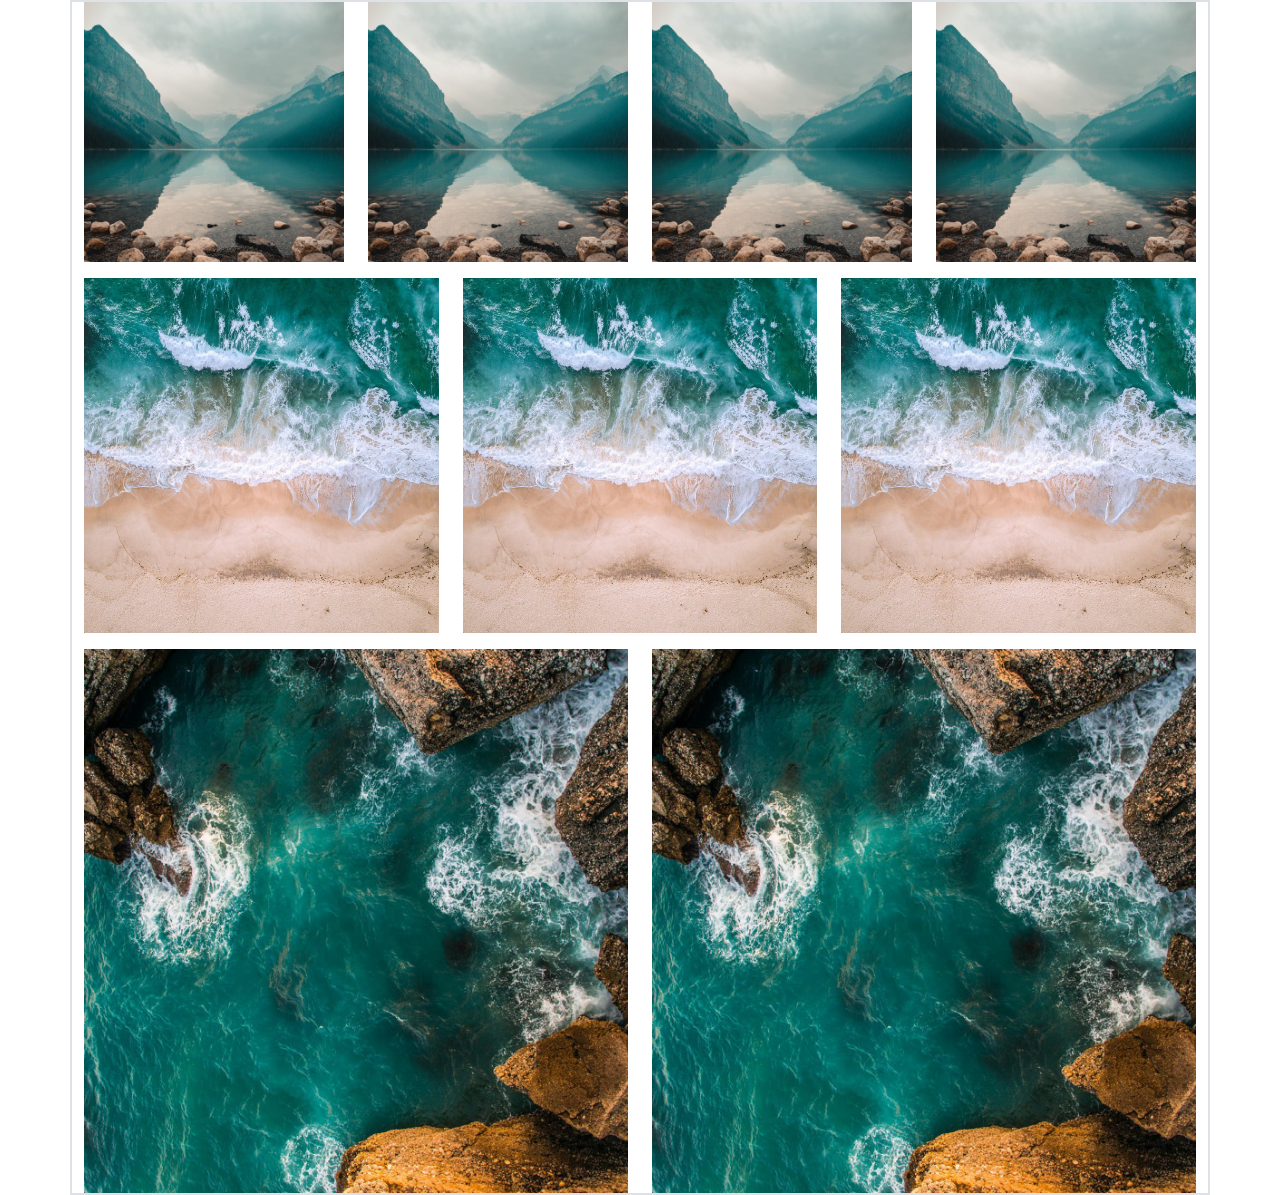
<file: BootstrapGrid/Grid/products.html>
<!DOCTYPE html>
<html lang="en">
<head>
    <meta charset="UTF-8">
    <meta name="viewport" content="width=device-width, initial-scale=1.0">
    <title>Document</title>
     <!-- bootstrap cdn -->
     <link href="https://cdn.jsdelivr.net/npm/bootstrap@5.3.3/dist/css/bootstrap.min.css" rel="stylesheet" integrity="sha384-QWTKZyjpPEjISv5WaRU9OFeRpok6YctnYmDr5pNlyT2bRjXh0JMhjY6hW+ALEwIH" crossorigin="anonymous">
</head>
<body>
    <!-- w-25 w-50 w-75 w-100 -percentage width -->
    <div class="container border border-2">
        <div class="row">
            <div class="col-3">
                <img class="w-100" src="./images/pexels-photo-1450082.jpeg" alt="">
            </div>
            <div class="col-3">
                <img class="w-100" src="./images/pexels-photo-1450082.jpeg" alt="">
            </div>
            <div class="col-3">
                <img class="w-100" src="./images/pexels-photo-1450082.jpeg" alt="">
            </div>
            <div class="col-3">
                <img class="w-100" src="./images/pexels-photo-1450082.jpeg" alt="">
            </div>
        </div>
        <div class="row mt-3">
            <div class="col-4">
                <img class="w-100" src="./images/pexels-photo-1680140.jpeg" alt="">
            </div>
            <div class="col-4">
                <img class="w-100" src="./images/pexels-photo-1680140.jpeg" alt="">
            </div>
            <div class="col-4">
                <img class="w-100" src="./images/pexels-photo-1680140.jpeg" alt="">
            </div>
        </div>
        <div class="row mt-3">
            <div class="col-6">
                <img class="w-100" src="./images/pexels-photo-392586.jpg" alt="">
            </div>
            <div class="col-6">
                <img class="w-100" src="./images/pexels-photo-392586.jpg" alt="">
            </div>
        </div>
    </div>
</body>
</html>
</file>
<file: BootstrapGrid/bsstart/style.css>
*{
    margin: 0;
    padding: 0;
    box-sizing: border-box;
}

.box{
    height: 500px;
    width: 500px;
    border-radius:50px;
}

.image{
   height: 550px;
}
@media (max-width:750px){
   .image{
    height: 400px;
   }
   .footerfont{
    font-size: small;
   }
   .box{
    height: 350px;
    width: 350px;
   }
}
</file>
